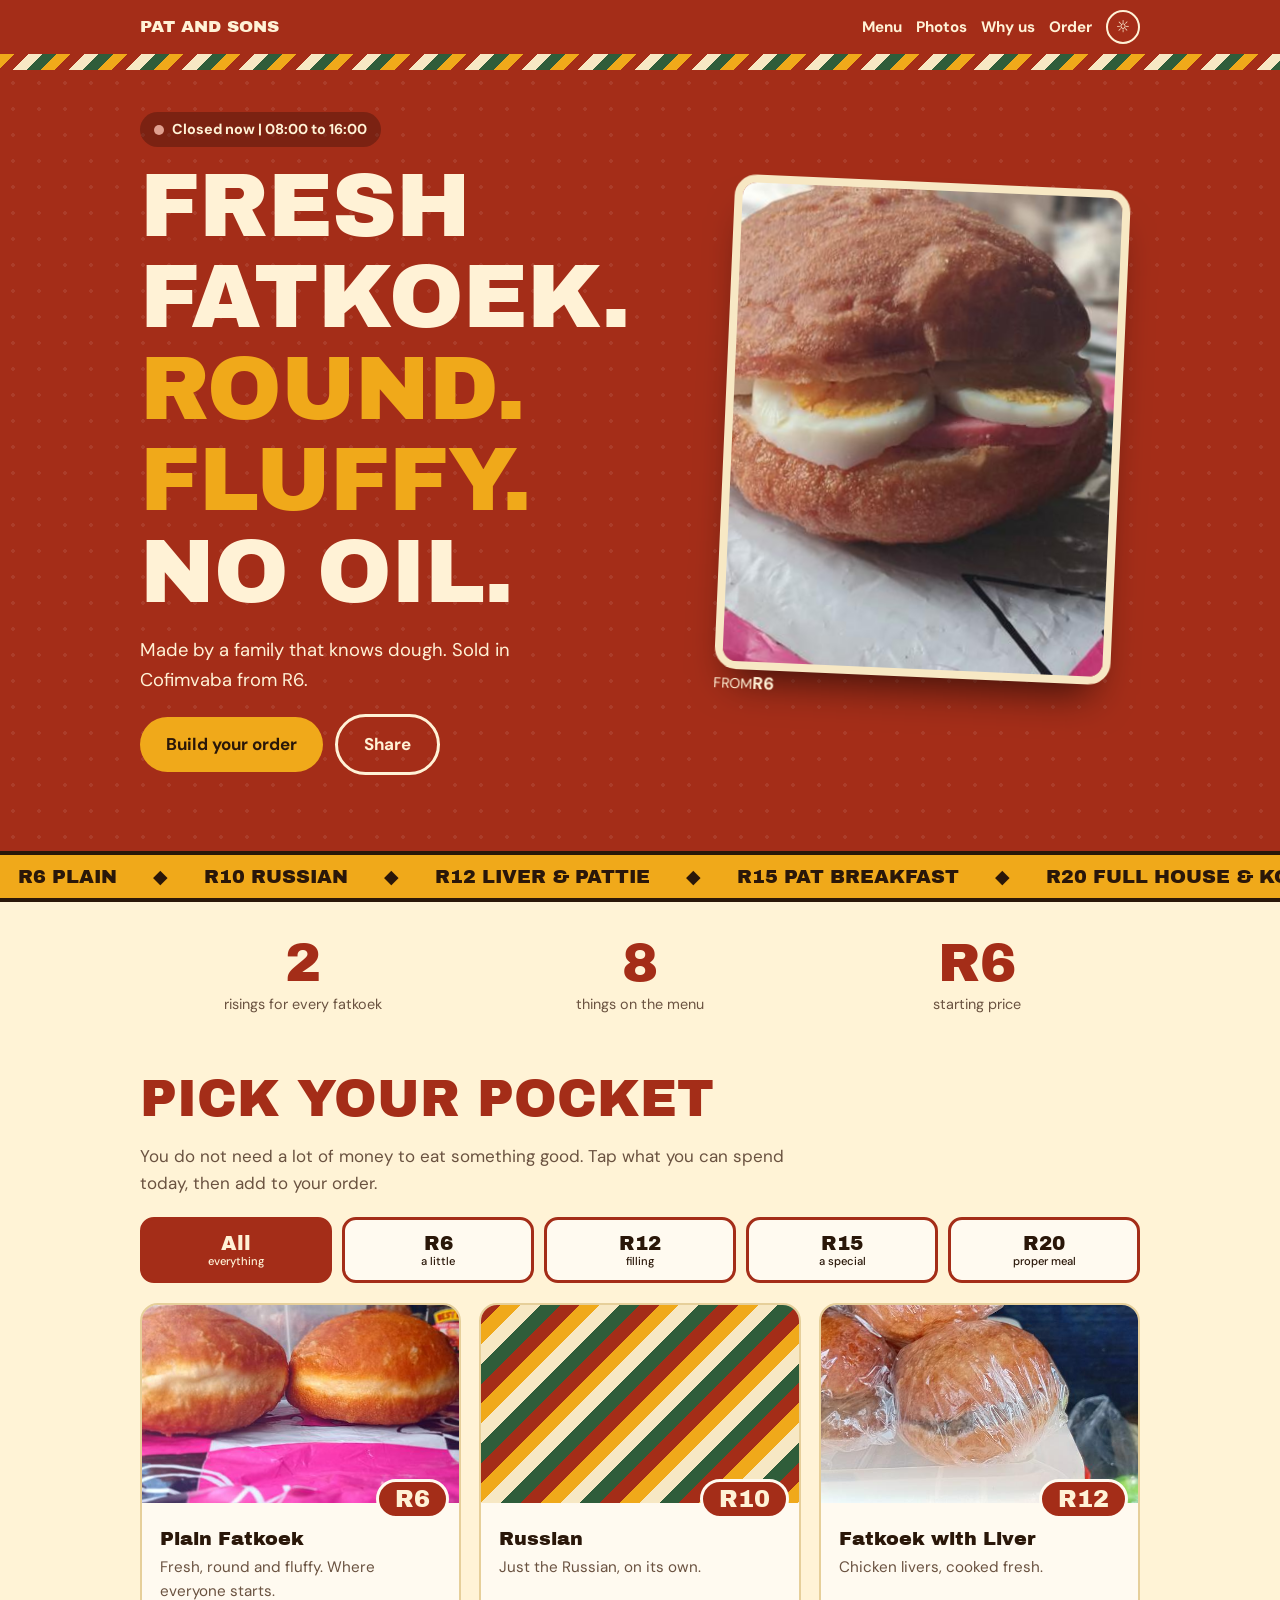
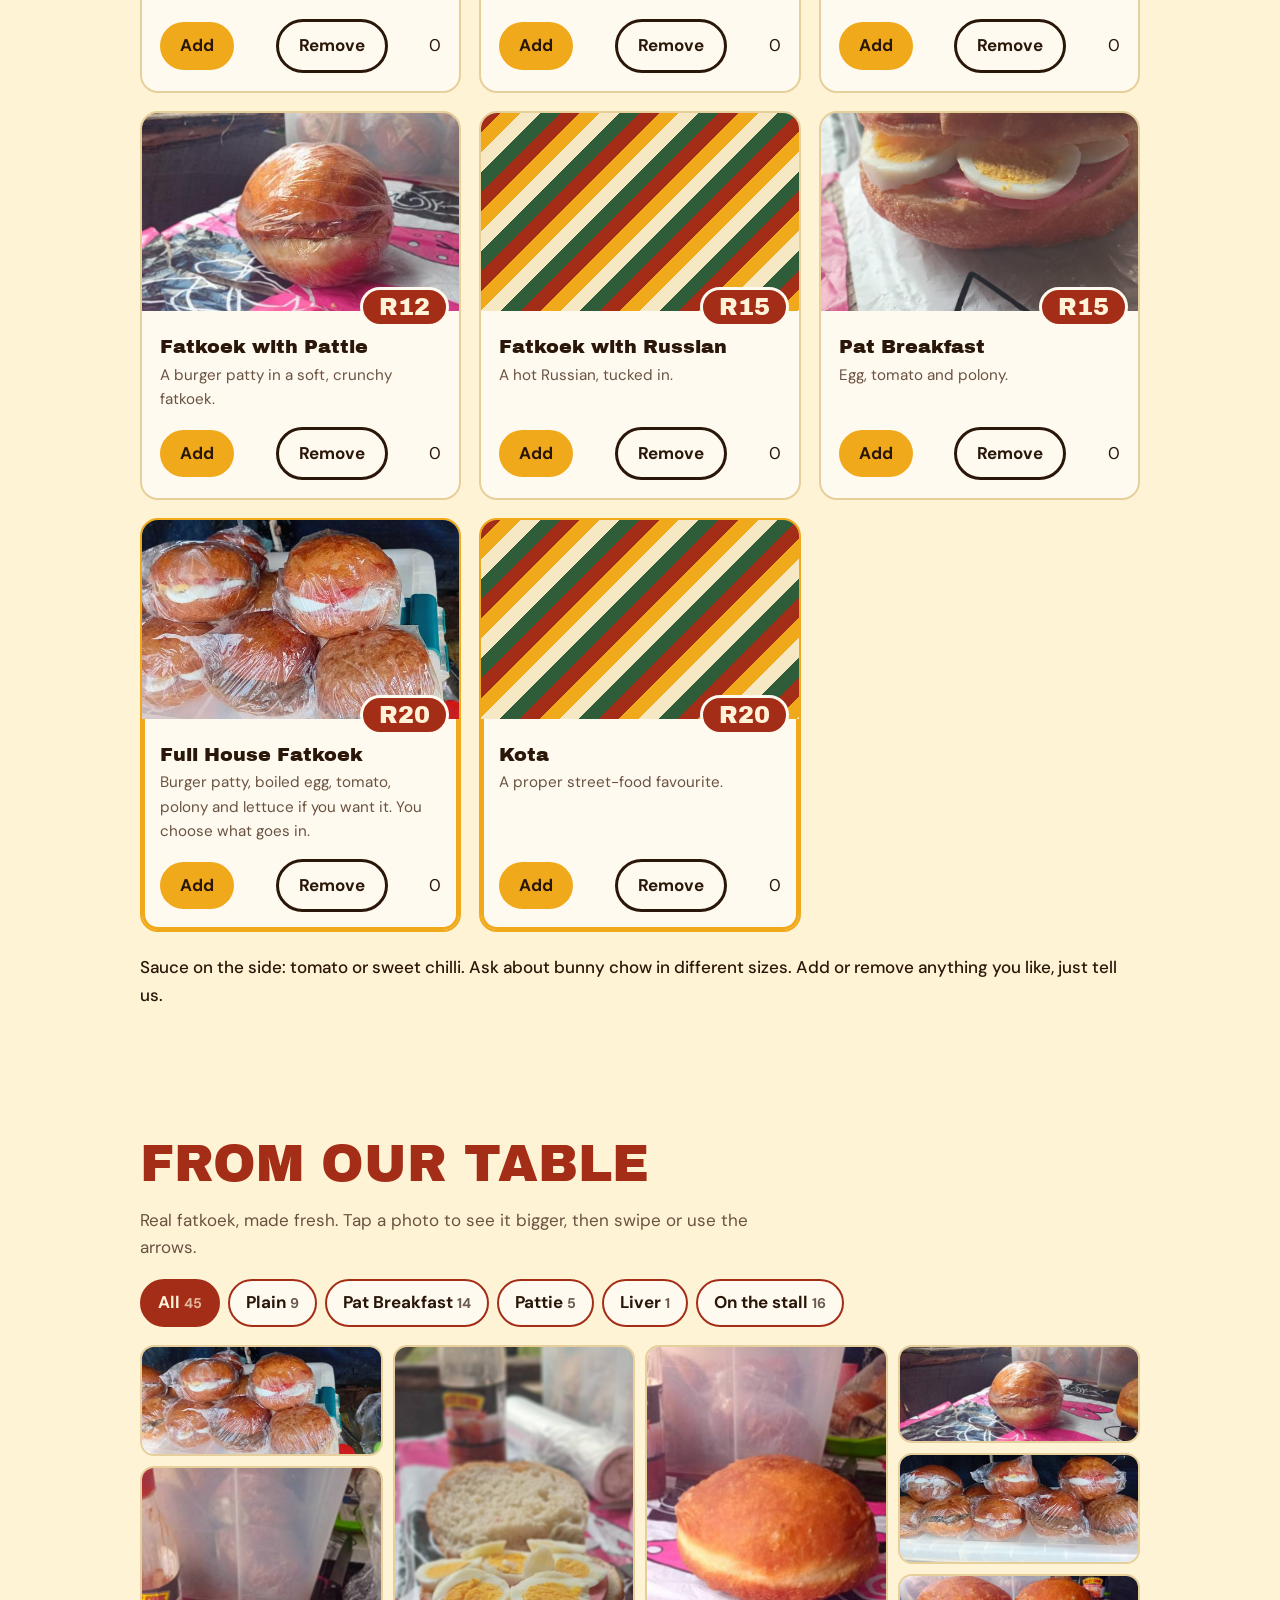
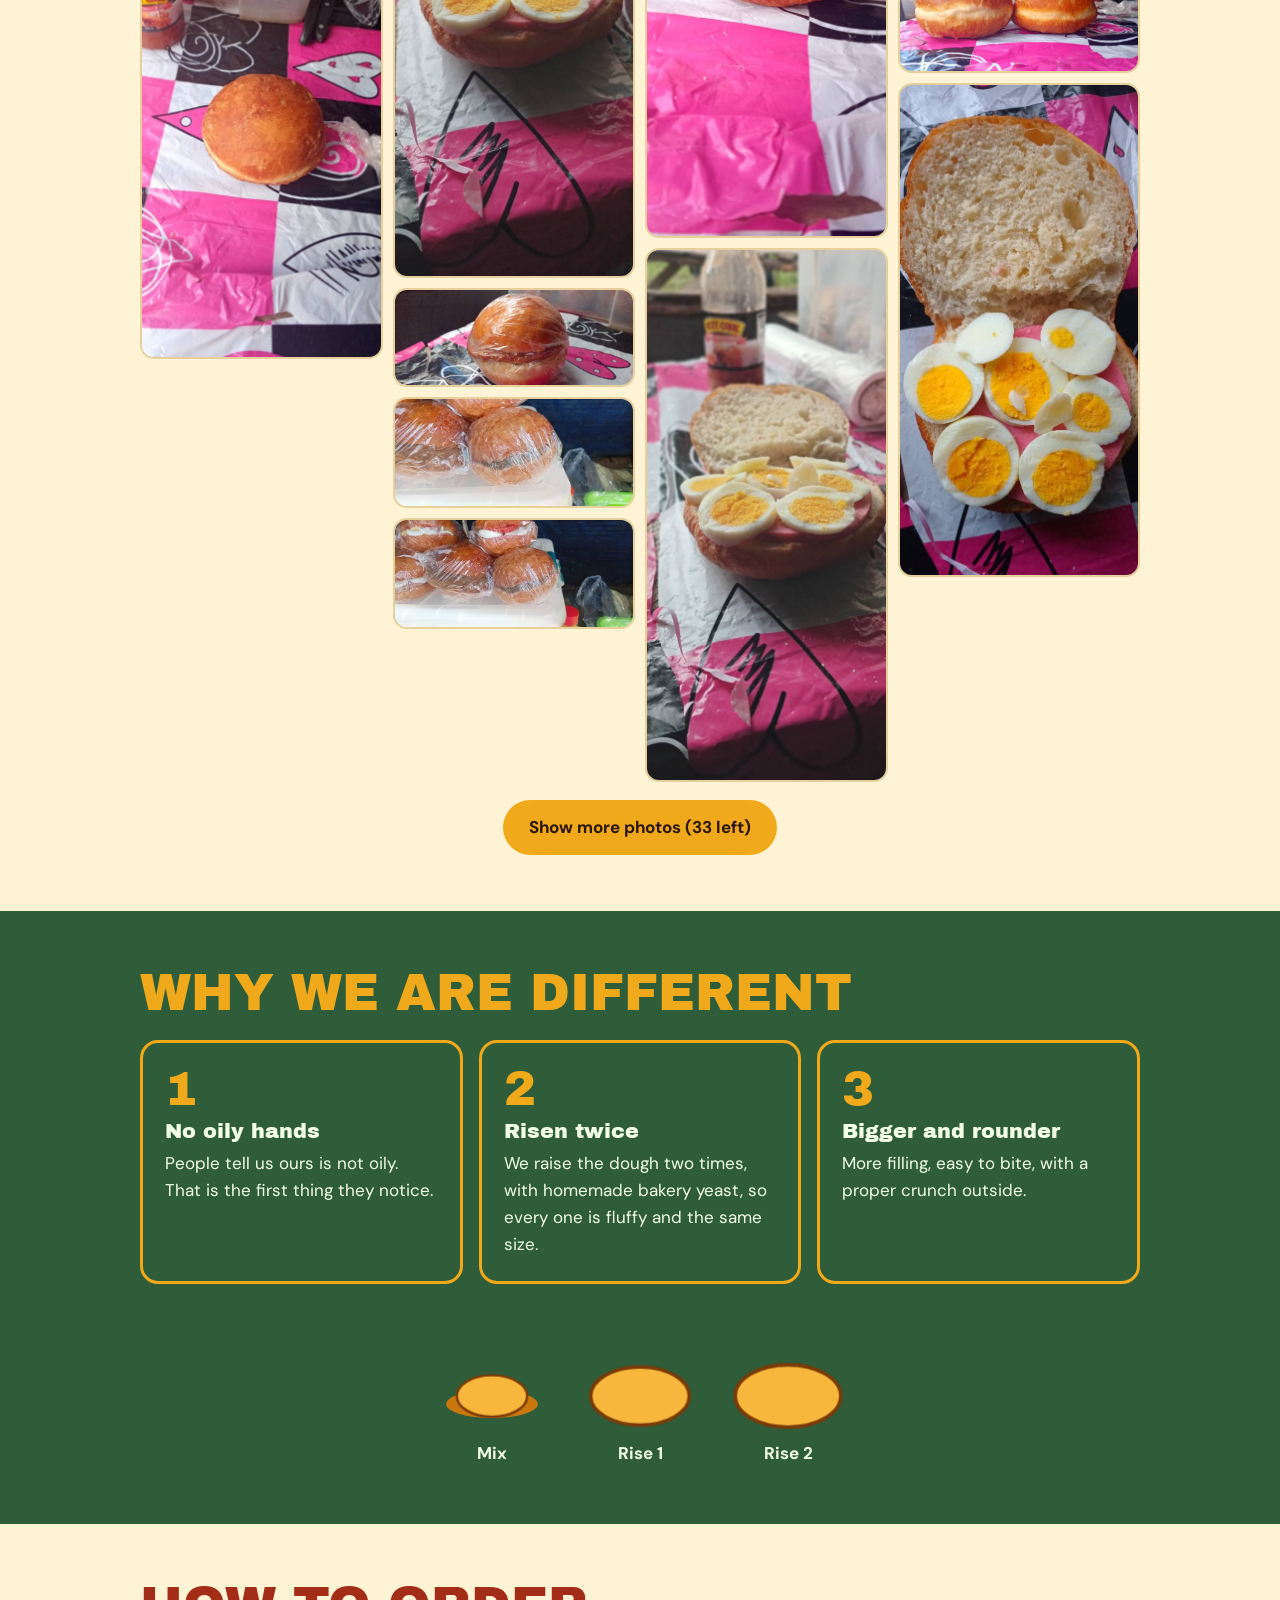
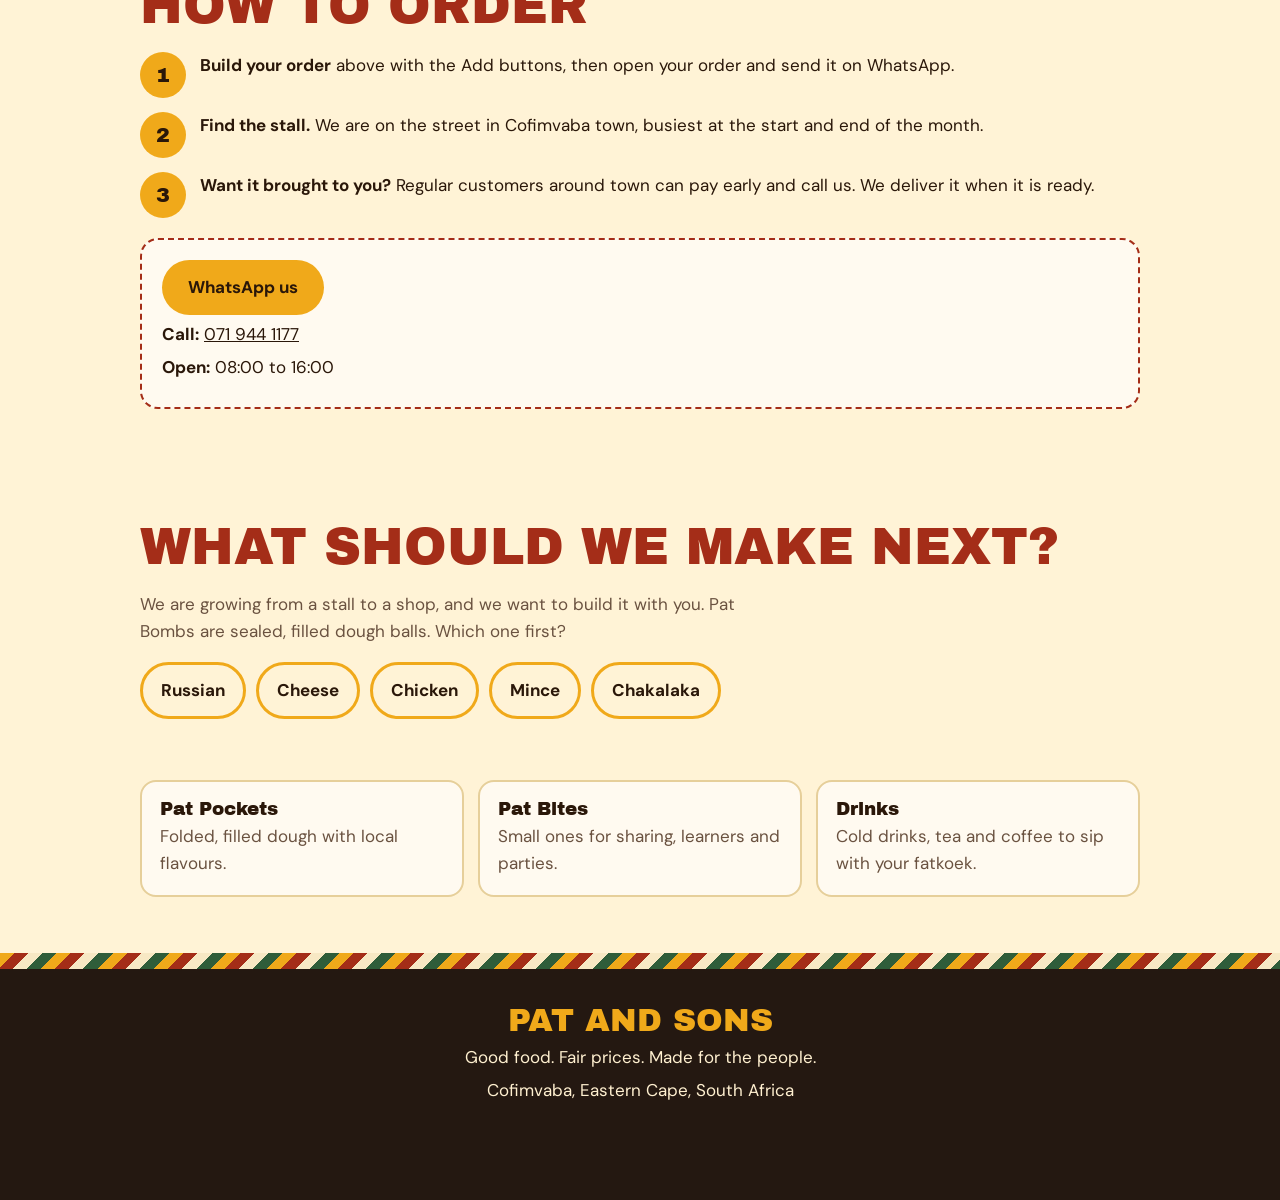
<file: index.html>
<!DOCTYPE html>
<html lang="en">
<head>
<meta charset="utf-8">
<meta name="viewport" content="width=device-width, initial-scale=1">
<title>Pat and Sons | Fresh fatkoek in Cofimvaba from R6</title>
<meta name="description" content="Pat and Sons sells fresh, round, fluffy fatkoek, Pat Breakfast, Full House and Kota in Cofimvaba, Eastern Cape. Build your order and send it on WhatsApp. From R6.">
<meta name="theme-color" content="#a42d18">
<meta property="og:title" content="Pat and Sons | Fresh fatkoek in Cofimvaba">
<meta property="og:description" content="Round. Fluffy. No oil. Fatkoek from R6.">
<link rel="icon" href="favicon.svg" type="image/svg+xml">
<link rel="manifest" href="manifest.webmanifest">
<link rel="apple-touch-icon" href="icons/icon-192.png">
<link rel="preconnect" href="https://fonts.googleapis.com">
<link rel="preconnect" href="https://fonts.gstatic.com" crossorigin>
<link href="https://fonts.googleapis.com/css2?family=Archivo+Black&family=DM+Sans:wght@400;500;700&display=swap" rel="stylesheet">
<link rel="preload" as="image" href="images/menu/hero.jpg">
<link rel="stylesheet" href="css/style.css">
<script type="application/ld+json">{"@context":"https://schema.org","@type":"FoodEstablishment","name":"Pat and Sons","servesCuisine":"South African street food","address":{"@type":"PostalAddress","addressLocality":"Cofimvaba","addressRegion":"Eastern Cape","addressCountry":"ZA"}}</script>
</head>
<body>
<div class="bar" id="bar"></div>
<nav><div class="wrap"><b>PAT AND SONS</b>
<div class="links"><a href="#menu">Menu</a><a href="#photos">Photos</a><a href="#why">Why us</a><a href="#order">Order</a><button id="theme" aria-label="Switch light or dark mode" type="button">&#9788;</button></div></div></nav>
<div class="ndebele"></div>

<header class="hero"><div class="wrap">
<div>
<div class="badge" id="open" hidden><i></i><span></span></div>
<h1><span>Fresh fatkoek.</span><span>Round. Fluffy.</span><span>No oil.</span></h1>
<p>Made by a family that knows dough. Sold in Cofimvaba from R6.</p>
<div class="cta"><a class="btn" href="#menu">Build your order</a><button class="btn alt" id="share" type="button">Share</button></div>
</div>
<div class="shot"><div class="tilt" id="tilt"><img src="images/menu/hero.jpg" alt="A fatkoek filled with sliced boiled egg and polony" width="1100" height="495" fetchpriority="high"><div class="stick"><small>FROM</small><b>R6</b></div></div></div>
</div></header>

<div class="ticker" aria-hidden="true"><div id="ticker"></div></div>

<main>
<div class="wrap">
<div class="stats reveal"><div><b data-count="2">0</b><span>risings for every fatkoek</span></div><div><b data-count="8">0</b><span>things on the menu</span></div><div><b data-count="6" data-pre="R">0</b><span>starting price</span></div></div>

<section id="menu">
<h2 class="reveal">Pick your pocket</h2>
<p class="lead reveal">You do not need a lot of money to eat something good. Tap what you can spend today, then add to your order.</p>
<div class="pocket" role="group" aria-label="Choose a budget">
<button aria-pressed="true" data-max="99">All<small>everything</small></button>
<button aria-pressed="false" data-max="6">R6<small>a little</small></button>
<button aria-pressed="false" data-max="12">R12<small>filling</small></button>
<button aria-pressed="false" data-max="15">R15<small>a special</small></button>
<button aria-pressed="false" data-max="20">R20<small>proper meal</small></button>
</div>
<div class="menu" id="menu-list"><noscript>Please turn on JavaScript to see the menu.</noscript></div>
<p class="note">Sauce on the side: tomato or sweet chilli. Ask about bunny chow in different sizes. Add or remove anything you like, just tell us.</p>
</section>

<section id="photos">
<h2 class="reveal">From our table</h2>
<p class="lead reveal">Real fatkoek, made fresh. Tap a photo to see it bigger, then swipe or use the arrows.</p>
<div class="tabs" id="tabs" role="group" aria-label="Filter photos"></div>
<div class="gal" id="gal"></div>
<button class="btn" id="more" type="button">Show more photos</button>
</section>
</div>

<div class="green"><div class="wrap"><section id="why">
<h2 class="reveal">Why we are different</h2>
<div class="why">
<div class="reveal"><b>1</b><h3>No oily hands</h3><p>People tell us ours is not oily. That is the first thing they notice.</p></div>
<div class="reveal" style="--d:.1s"><b>2</b><h3>Risen twice</h3><p>We raise the dough two times, with homemade bakery yeast, so every one is fluffy and the same size.</p></div>
<div class="reveal" style="--d:.2s"><b>3</b><h3>Bigger and rounder</h3><p>More filling, easy to bite, with a proper crunch outside.</p></div>
</div>
<div class="dough reveal" id="dough" aria-label="Dough rising twice">
<figure><svg class="d1" viewBox="0 0 120 90"><ellipse cx="60" cy="68" rx="46" ry="14" fill="#c9780e"/><ellipse class="top" cx="60" cy="60" rx="44" ry="26" fill="#f6b73c" stroke="#7a3a08" stroke-width="3"/></svg><figcaption>Mix</figcaption></figure>
<figure><svg class="d2" viewBox="0 0 120 90"><ellipse cx="60" cy="68" rx="46" ry="14" fill="#c9780e"/><ellipse class="top" cx="60" cy="60" rx="44" ry="26" fill="#f6b73c" stroke="#7a3a08" stroke-width="3"/></svg><figcaption>Rise 1</figcaption></figure>
<figure><svg class="d3" viewBox="0 0 120 90"><ellipse cx="60" cy="68" rx="46" ry="14" fill="#c9780e"/><ellipse class="top" cx="60" cy="60" rx="44" ry="26" fill="#f6b73c" stroke="#7a3a08" stroke-width="3"/></svg><figcaption>Rise 2</figcaption></figure>
</div>
</section></div></div>

<div class="wrap">
<section id="order">
<h2 class="reveal">How to order</h2>
<ol class="steps">
<li class="reveal"><div><b>Build your order</b> above with the Add buttons, then open your order and send it on WhatsApp.</div></li>
<li class="reveal" style="--d:.1s"><div><b>Find the stall.</b> We are on the street in Cofimvaba town, busiest at the start and end of the month.</div></li>
<li class="reveal" style="--d:.2s"><div><b>Want it brought to you?</b> Regular customers around town can pay early and call us. We deliver it when it is ready.</div></li>
</ol>
<div class="contact reveal" id="contact"><p><b>Phone, WhatsApp and trading hours coming soon.</b></p></div>
</section>

<section id="next">
<h2 class="reveal">What should we make next?</h2>
<p class="lead reveal">We are growing from a stall to a shop, and we want to build it with you. Pat Bombs are sealed, filled dough balls. Which one first?</p>
<div class="poll" id="poll" role="group" aria-label="Choose a Pat Bomb flavour">
<button aria-pressed="false">Russian</button><button aria-pressed="false">Cheese</button><button aria-pressed="false">Chicken</button><button aria-pressed="false">Mince</button><button aria-pressed="false">Chakalaka</button>
</div>
<div id="thanks" aria-live="polite"></div>
<div class="soon">
<div class="reveal"><h3>Pat Pockets</h3><p>Folded, filled dough with local flavours.</p></div>
<div class="reveal" style="--d:.1s"><h3>Pat Bites</h3><p>Small ones for sharing, learners and parties.</p></div>
<div class="reveal" style="--d:.2s"><h3>Drinks</h3><p>Cold drinks, tea and coffee to sip with your fatkoek.</p></div>
</div>
</section>
</div>
</main>

<div class="ndebele"></div>
<footer><div class="disp">PAT AND SONS</div><p>Good food. Fair prices. Made for the people.</p><p>Cofimvaba, Eastern Cape, South Africa</p></footer>

<button id="fab" type="button" aria-label="Open your order"></button>

<dialog id="cart"><div class="sheet" id="sheet">
<h2>Your order</h2>
<ul id="lines"></ul>
<div class="total"><span>Total</span><span id="total">R0</span></div>
<label>Your name<input id="cname" autocomplete="name" required></label>
<label>Your location<input id="clocation" type="text" autocomplete="street-address" placeholder="Enter your delivery or collection area" required></label>
<label>Collect or delivery<select id="cmode"><option>I will collect at the stall</option><option>Please deliver (regular customers)</option></select></label>
<label>Notes (for example: no lettuce)<textarea id="cnote" rows="2"></textarea></label>
<div class="row" style="margin-top:14px"><button class="btn" id="send" type="button">Send on WhatsApp</button><button class="btn alt" id="copy" type="button">Copy order</button><button class="btn alt" id="clear" type="button">Clear</button><button class="btn alt" id="closecart" type="button">Close</button></div>
<div id="msg" aria-live="polite"></div>
</div></dialog>

<dialog id="lb" class="lb" aria-label="Photo viewer"><button class="x" id="lx" type="button" aria-label="Close">&times;</button><button class="nav p" id="lp" type="button" aria-label="Previous photo">&lsaquo;</button><button class="nav n" id="ln" type="button" aria-label="Next photo">&rsaquo;</button><figure><img id="limg" alt=""><figcaption id="lcap"></figcaption></figure></dialog>

<script src="js/data.js"></script>
<script src="js/app.js"></script>
</body>
</html>
</file>
<file: css/style.css>
:root{--bg:#fff3d6;--ink:#2a1709;--soft:#6a5240;--red:#a42d18;--gold:#f0a91a;--green:#2f5d3a;--card:#fffaf0;--line:#e6cf9a;--cream:#f7e8c4;--accent:var(--red)}
@media(prefers-color-scheme:dark){:root:not([data-theme=light]){--bg:#1b110a;--ink:#fbeccb;--soft:#c9b08e;--card:#2a1a0f;--line:#4a3220;--red:#c2432b;--accent:var(--gold)}}
:root[data-theme=dark]{--bg:#1b110a;--ink:#fbeccb;--soft:#c9b08e;--card:#2a1a0f;--line:#4a3220;--red:#c2432b;--accent:var(--gold)}
*{box-sizing:border-box}
html{scroll-behavior:smooth;scroll-padding-top:72px}
body{margin:0;background:var(--bg);color:var(--ink);font:400 17px/1.6 "DM Sans",system-ui,sans-serif;overflow-x:hidden}
h1,h2,h3,.disp{font-family:"Archivo Black","DM Sans",system-ui,sans-serif;font-weight:400;line-height:1.02;margin:0}
a{color:inherit}img{max-width:100%;display:block}
button{font:inherit;color:inherit}
:focus-visible{outline:3px solid var(--gold);outline-offset:3px}
.wrap{max-width:1040px;margin:0 auto;padding:0 20px}
.bar{position:fixed;top:0;left:0;height:4px;width:100%;background:var(--gold);transform:scaleX(0);transform-origin:0 50%;z-index:30}
.ndebele{height:16px;background:repeating-linear-gradient(135deg,var(--gold) 0 10px,var(--red) 10px 20px,var(--cream) 20px 30px,var(--green) 30px 40px)}
.btn{display:inline-block;background:var(--gold);color:#2a1709;padding:14px 26px;border-radius:999px;font-weight:700;text-decoration:none;border:0;cursor:pointer;transition:transform .15s,filter .15s}
.btn:hover{filter:brightness(1.08);transform:translateY(-2px)}.btn:active{transform:scale(.97)}
.btn.alt{background:transparent;border:3px solid currentColor;color:inherit}
/* nav */
nav{position:sticky;top:0;z-index:20;background:var(--red);color:#fff2d6}
nav .wrap{display:flex;align-items:center;justify-content:space-between;gap:10px;padding-top:10px;padding-bottom:10px;flex-wrap:wrap}
nav b{font-family:"Archivo Black",sans-serif;font-weight:400}
nav .links{display:flex;align-items:center;gap:14px;flex-wrap:wrap}
nav a{text-decoration:none;font-weight:700;font-size:.95rem;position:relative}
nav a:after{content:"";position:absolute;left:0;right:0;bottom:-3px;height:3px;background:var(--gold);transform:scaleX(0);transition:transform .25s}
nav a:hover:after,nav a.on:after{transform:scaleX(1)}
#theme{background:none;border:2px solid #fff2d6;border-radius:50%;width:34px;height:34px;cursor:pointer;color:#fff2d6;font-size:1rem;line-height:1}
/* hero */
.hero{background:var(--red);color:#fff2d6;padding:42px 0 76px;background-image:radial-gradient(rgba(255,255,255,.08) 2px,transparent 2px);background-size:26px 26px;overflow:hidden}
.hero .wrap{display:grid;gap:40px;align-items:center}
@media(min-width:800px){.hero .wrap{grid-template-columns:1.2fr 1fr}}
.hero h1{font-size:clamp(2.7rem,10vw,5.6rem);text-transform:uppercase;letter-spacing:-1px}
.hero h1 span{display:block;opacity:0;transform:translateY(40px) rotate(-2deg);animation:up .7s cubic-bezier(.2,.8,.2,1) forwards}
.hero h1 span:nth-child(2){animation-delay:.15s;color:var(--gold)}.hero h1 span:nth-child(3){animation-delay:.3s}
@keyframes up{to{opacity:1;transform:none}}
.hero p{max-width:34ch;font-size:1.15rem;opacity:0;animation:up .7s .5s forwards}
.hero .cta{opacity:0;animation:up .7s .65s forwards;display:flex;gap:12px;flex-wrap:wrap;align-items:center}
.badge{display:inline-flex;align-items:center;gap:8px;font-weight:700;font-size:.9rem;margin-bottom:14px;background:rgba(0,0,0,.25);padding:6px 14px;border-radius:999px}
.badge[hidden]{display:none}
.badge i{width:10px;height:10px;border-radius:50%;background:#7bd88f;box-shadow:0 0 0 0 #7bd88f;animation:ping 1.8s infinite}
.badge.off i{background:#e0a090;animation:none}
@keyframes ping{70%{box-shadow:0 0 0 10px transparent}}
.shot{position:relative;max-width:430px;margin:0 auto;perspective:900px}
.shot .tilt{transform:rotate(2.5deg) rotateX(var(--rx,0deg)) rotateY(var(--ry,0deg));transition:transform .2s;animation:drop .9s cubic-bezier(.2,.9,.3,1.2) both}
.shot img{width:100%;aspect-ratio:4/5;object-fit:cover;border:8px solid var(--cream);border-radius:22px;box-shadow:0 26px 40px -18px rgba(0,0,0,.65)}
@keyframes drop{from{opacity:0;transform:translateY(-60px) rotate(-8deg)}}
.sticker{position:absolute;right:-12px;top:-22px;width:108px;height:108px;border-radius:50%;background:var(--gold);color:#2a1709;display:grid;place-items:center;text-align:center;font:400 1.6rem/1 "Archivo Black",sans-serif;border:4px dashed var(--red);animation:wob 4s ease-in-out infinite}
.sticker small{display:block;font:700 .7rem "DM Sans",sans-serif}
@keyframes wob{0%,100%{transform:rotate(12deg)}50%{transform:rotate(-6deg) scale(1.06)}}
/* ticker + stats */
.ticker{background:var(--gold);color:#2a1709;overflow:hidden;white-space:nowrap;border-block:4px solid #2a1709}
.ticker div{display:inline-block;padding:10px 0;animation:tick 26s linear infinite;font:400 1.2rem "Archivo Black",sans-serif}
.ticker:hover div{animation-play-state:paused}
.ticker span{margin:0 18px}
@keyframes tick{to{transform:translateX(-50%)}}
.stats{display:grid;grid-template-columns:repeat(3,1fr);gap:10px;text-align:center;padding:34px 0 0}
.stats b{display:block;font:400 clamp(2rem,8vw,3.4rem)/1 "Archivo Black",sans-serif;color:var(--accent)}
.stats span{font-size:.9rem;color:var(--soft)}
section{padding:56px 0}
h2{font-size:clamp(2rem,6.5vw,3.2rem);text-transform:uppercase;color:var(--accent);margin-bottom:12px}
.lead{color:var(--soft);max-width:54ch}
/* reveal */
.reveal{opacity:0;transform:translateY(34px);transition:opacity .7s,transform .7s cubic-bezier(.2,.8,.2,1);transition-delay:var(--d,0s)}
.reveal.in{opacity:1;transform:none}
/* budget + menu */
.pocket{display:flex;gap:10px;flex-wrap:wrap;margin:20px 0}
.pocket button,.tabs button{padding:12px 6px;border-radius:14px;border:3px solid var(--red);background:var(--card);cursor:pointer;transition:transform .15s,background .2s}
.pocket button{flex:1 1 56px;font:400 1.25rem "Archivo Black",sans-serif}
.pocket button:hover,.tabs button:hover{transform:translateY(-2px)}
.pocket button[aria-pressed=true],.tabs button[aria-pressed=true]{background:var(--red);color:#fff2d6}
.pocket small{display:block;font:500 .7rem "DM Sans",sans-serif}
.menu{display:grid;gap:18px}
@media(min-width:640px){.menu{grid-template-columns:1fr 1fr}}
@media(min-width:900px){.menu{grid-template-columns:repeat(3,1fr)}}
.dish{background:var(--card);border:2px solid var(--line);border-radius:18px;overflow:hidden;display:flex;flex-direction:column;transition:transform .25s,box-shadow .25s}
.dish:hover{transform:translateY(-6px) rotate(-.6deg);box-shadow:0 18px 30px -18px rgba(0,0,0,.5)}
.dish.out{animation:pop .35s}
@keyframes pop{from{opacity:0;transform:scale(.92)}}
.dish[hidden]{display:none}
.dish .ph{position:relative;aspect-ratio:16/10;background:var(--line);overflow:hidden}
.dish .ph img{width:100%;height:100%;object-fit:cover;transition:transform .5s}
.dish:hover .ph img{transform:scale(1.07)}
.dish .ph.pat{background:repeating-linear-gradient(135deg,var(--red) 0 14px,var(--gold) 14px 28px,var(--cream) 28px 42px,var(--green) 42px 56px)}
.tag{position:absolute;right:10px;bottom:-16px;z-index:2;background:var(--red);color:#fff2d6;border:3px solid var(--card);border-radius:999px;padding:4px 16px;font:400 1.5rem "Archivo Black",sans-serif}
.dish .ph{overflow:visible}.dish .ph img{border-radius:0}
.dish .imgbox{position:absolute;inset:0;overflow:hidden}
.dish .body{padding:26px 18px 18px;display:flex;flex-direction:column;gap:6px;flex:1}
.dish h3{font-size:1.2rem}.dish p{margin:0;color:var(--soft);font-size:.95rem;flex:1}
.dish.star{border-color:var(--gold);box-shadow:inset 0 0 0 3px var(--gold)}
.add{margin-top:10px;display:flex;align-items:center;justify-content:space-between;gap:8px}
.add .btn{padding:10px 20px}
.step{display:none;align-items:center;gap:6px}
.step button{width:40px;height:40px;border-radius:50%;border:3px solid var(--red);background:var(--card);cursor:pointer;font:400 1.3rem "Archivo Black",sans-serif;line-height:1}
.step output{min-width:28px;text-align:center;font:400 1.3rem "Archivo Black",sans-serif}
.dish.has .step{display:flex}.dish.has .add .btn{display:none}
.dish.bump{animation:bump .3s}
@keyframes bump{50%{transform:scale(1.04)}}
.note{margin-top:22px;font-weight:500}
/* fab */
#fab{position:fixed;right:16px;bottom:16px;z-index:25;background:var(--red);color:#fff2d6;border:4px solid var(--gold);border-radius:999px;padding:12px 20px;font:400 1.1rem "Archivo Black",sans-serif;cursor:pointer;display:none;box-shadow:0 12px 24px -8px rgba(0,0,0,.6)}
#fab.show{display:block;animation:up .4s}
#fab.bump{animation:bump .3s}
/* gallery */
.tabs{display:flex;gap:8px;flex-wrap:wrap;margin:18px 0}
.tabs button{padding:8px 16px;font-weight:700;border-width:2px;border-radius:999px}
.tabs small{opacity:.7}
.gal{columns:2;column-gap:10px}
@media(min-width:760px){.gal{columns:4}}
.gal button{display:block;width:100%;padding:0;margin:0 0 10px;border:2px solid var(--line);border-radius:14px;overflow:hidden;background:var(--line);cursor:zoom-in;break-inside:avoid;opacity:0;transform:scale(.94);transition:opacity .5s,transform .5s}
.gal button.in{opacity:1;transform:none}
.gal img{width:100%;height:auto;transition:transform .4s}
.gal button:hover img{transform:scale(1.06)}
#more{display:block;margin:18px auto 0}
/* lightbox */
dialog{border:0;padding:0;background:transparent;max-width:100vw;max-height:100vh;width:100%;height:100%;color:#fff}
dialog::backdrop{background:rgba(20,8,2,.92)}
dialog[open]{display:grid;place-items:center;animation:fade .25s}
@keyframes fade{from{opacity:0}}
.lb img{max-height:78vh;max-width:92vw;width:auto;border-radius:14px;animation:zoom .3s}
@keyframes zoom{from{opacity:0;transform:scale(.92)}}
.lb figure{margin:0;text-align:center}.lb figcaption{margin-top:10px}
.lb .x,.lb .nav{position:absolute;background:rgba(0,0,0,.5);color:#fff;border:2px solid #fff;border-radius:50%;width:46px;height:46px;font-size:1.4rem;cursor:pointer}
.lb .x{top:14px;right:14px}.lb .p{left:10px;top:50%}.lb .n{right:10px;top:50%}
/* why */
.green{background:var(--green);color:#f4ffe8}.green h2{color:var(--gold)}
.why{display:grid;gap:16px;margin-top:20px}
@media(min-width:760px){.why{grid-template-columns:repeat(3,1fr)}}
.why>div{border:3px solid var(--gold);border-radius:18px;padding:22px}
.why b{display:block;font:400 3rem/1 "Archivo Black",sans-serif;color:var(--gold)}
.why h3{font-size:1.3rem;margin:8px 0}.why p{margin:0}
.dough{display:flex;align-items:flex-end;justify-content:center;gap:28px;margin:34px 0 0;min-height:150px;text-align:center}
.dough figure{margin:0}.dough svg{width:120px;overflow:visible}
.dough figcaption{font-weight:700;margin-top:6px}
.dough .d1 ellipse.top{transform-origin:60px 60px;transform:scale(.55)}
.dough .d2 ellipse.top{transform-origin:60px 60px;transform:scale(.8)}
.dough .d3 ellipse.top{transform-origin:60px 60px;transform:scale(.9)}
.dough.in .d1 ellipse.top{animation:r1 1.2s .1s both}.dough.in .d2 ellipse.top{animation:r2 1.4s .9s both}.dough.in .d3 ellipse.top{animation:r3 1.2s 2s both}
@keyframes r1{to{transform:scale(.8)}}@keyframes r2{to{transform:scale(1.12)}}@keyframes r3{to{transform:scale(1.2)}}
/* order */
.steps{counter-reset:s;list-style:none;margin:20px 0;padding:0;display:grid;gap:14px}
.steps li{counter-increment:s;display:grid;grid-template-columns:46px 1fr;gap:14px}
.steps li:before{content:counter(s);width:46px;height:46px;border-radius:50%;background:var(--gold);color:#2a1709;display:grid;place-items:center;font:400 1.3rem "Archivo Black",sans-serif}
.contact{background:var(--card);border:2px dashed var(--red);border-radius:18px;padding:20px}.contact p{margin:6px 0}
/* cart dialog */
.sheet{background:var(--card);color:var(--ink);border-radius:22px 22px 0 0;width:min(560px,100%);max-height:90vh;overflow:auto;padding:22px;align-self:end;justify-self:center;animation:slide .35s cubic-bezier(.2,.8,.2,1)}
@keyframes slide{from{transform:translateY(60px);opacity:0}}
.sheet h2{font-size:1.8rem}
.sheet ul{list-style:none;padding:0;margin:14px 0}
.sheet li{display:flex;justify-content:space-between;gap:10px;padding:8px 0;border-bottom:1px dashed var(--line)}
.sheet label{display:block;font-weight:700;margin-top:12px}
.sheet input,.sheet select,.sheet textarea{width:100%;font:inherit;padding:10px;border-radius:10px;border:2px solid var(--line);background:var(--bg);color:var(--ink);margin-top:4px}
.total{display:flex;justify-content:space-between;font:400 1.5rem "Archivo Black",sans-serif;margin:14px 0}
.sheet .row{display:flex;gap:10px;flex-wrap:wrap}
#msg{font-weight:700;min-height:1.4em;margin-top:8px}
/* poll + soon */
.poll{display:flex;flex-wrap:wrap;gap:10px;margin:16px 0}
.poll button{padding:12px 18px;border-radius:999px;border:3px solid var(--gold);background:transparent;font-weight:700;cursor:pointer;transition:transform .15s}
.poll button:hover{transform:scale(1.06)}
.poll button[aria-pressed=true]{background:var(--gold);color:#2a1709}
#thanks{min-height:1.6em;font-weight:700;color:var(--accent)}
.soon{display:grid;gap:14px;margin-top:18px}
@media(min-width:700px){.soon{grid-template-columns:repeat(3,1fr)}}
.soon div{background:var(--card);border:2px solid var(--line);border-radius:16px;padding:18px}
.soon h3{font-size:1.15rem;margin-bottom:4px}.soon p{margin:0;color:var(--soft)}
footer{background:#241811;color:#fff0d0;text-align:center;padding:36px 20px 90px}
footer .disp{font-size:2rem;color:var(--gold)}footer p{margin:6px 0}
@media(prefers-reduced-motion:reduce){*,*:before,*:after{animation:none!important;transition:none!important}html{scroll-behavior:auto}.reveal,.gal button,.hero h1 span,.hero p,.hero .cta{opacity:1;transform:none}}
</file>
